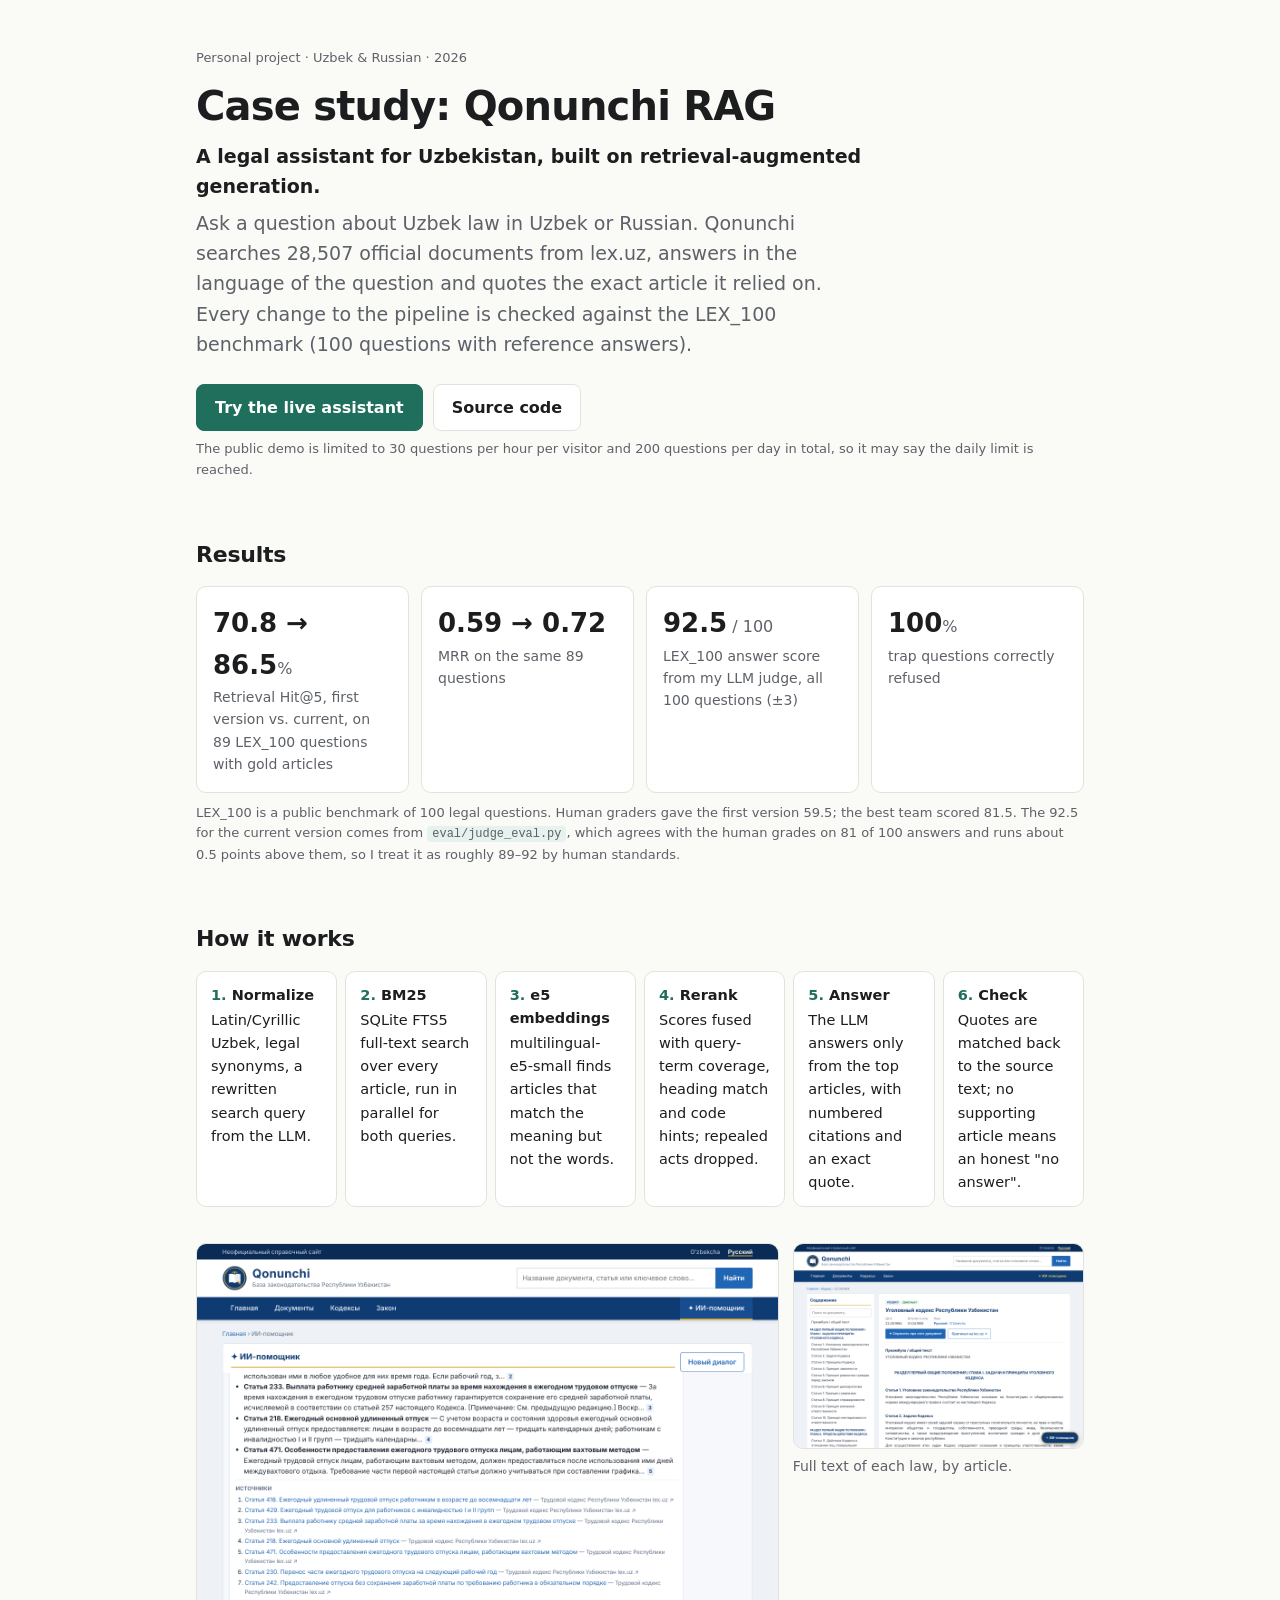
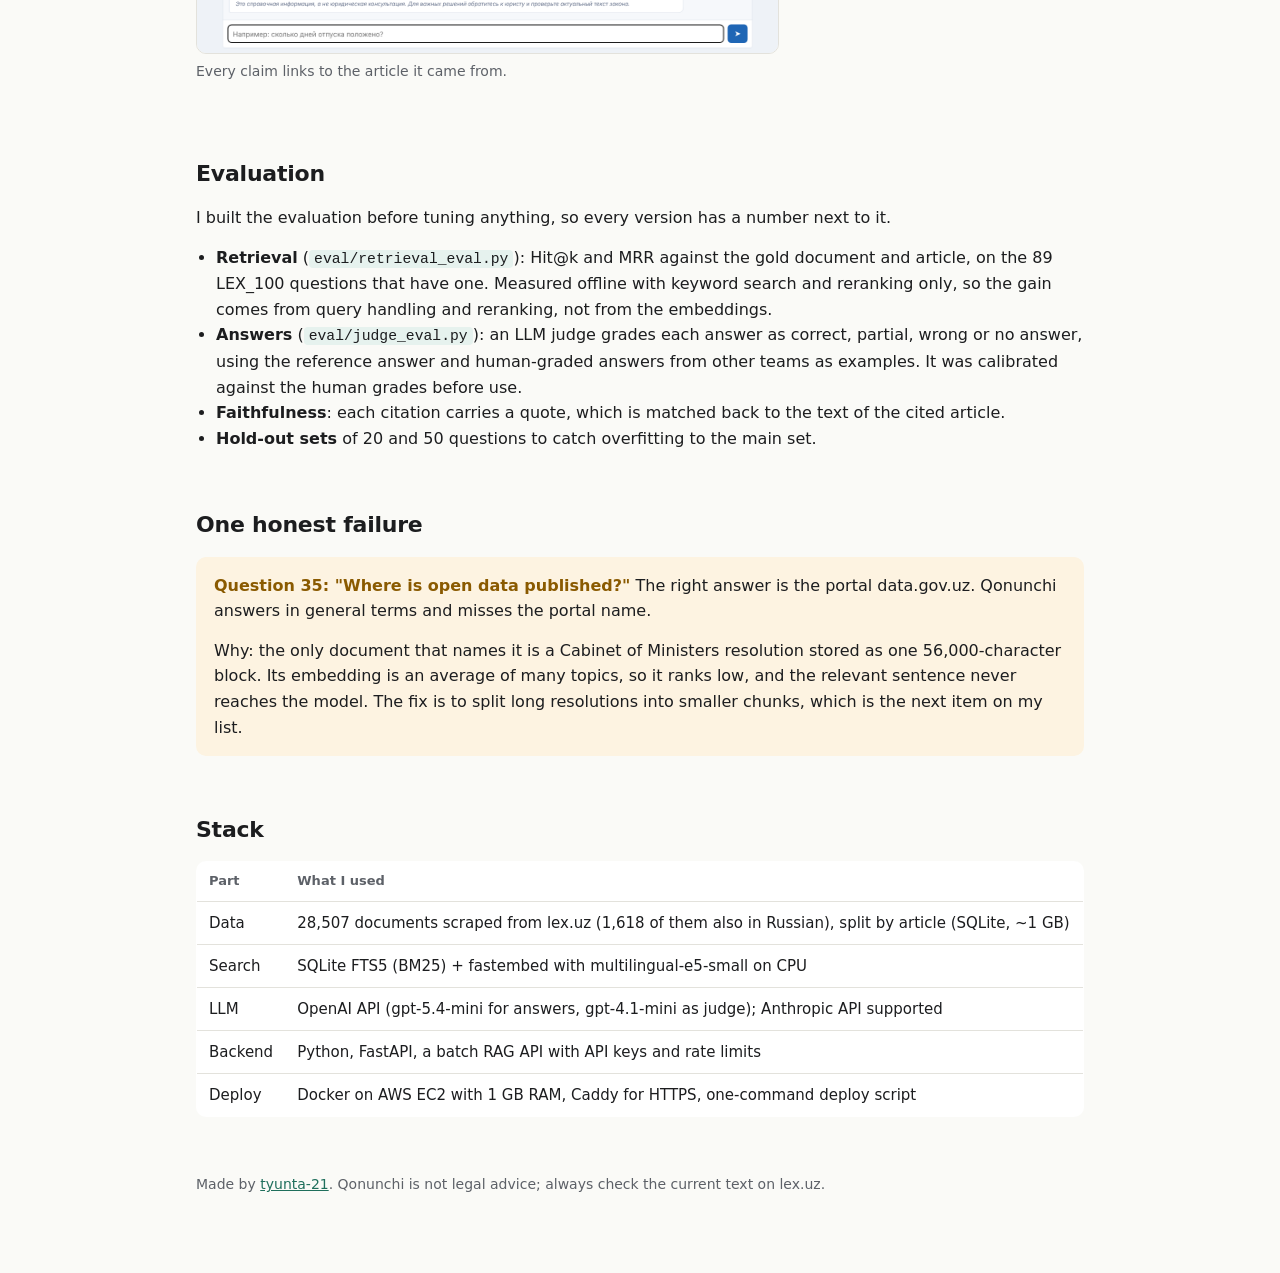
<file: docs/index.html>
<!doctype html>
<html lang="en">
<head>
<meta charset="utf-8">
<meta name="viewport" content="width=device-width, initial-scale=1">
<title>Case study: Qonunchi RAG</title>
<meta name="description" content="Retrieval-augmented assistant over 28,507 legal documents of Uzbekistan, in Uzbek and Russian, with article-level citations and its own evaluation harness.">
<style>
:root{--bg:#fafaf7;--fg:#1c1d1f;--muted:#5d6168;--line:#e3e2dc;--card:#fff;--accent:#1f6f5c;--accent-bg:#e6f2ee;--warn:#8a5a00;--warn-bg:#fdf3e1}
@media (prefers-color-scheme:dark){:root{--bg:#141516;--fg:#ececea;--muted:#a0a4aa;--line:#2c2e31;--card:#1c1d1f;--accent:#5cc2a6;--accent-bg:#183029;--warn:#f0b65a;--warn-bg:#2e2410}}
*{box-sizing:border-box}
body{margin:0;background:var(--bg);color:var(--fg);font:16px/1.6 system-ui,-apple-system,"Segoe UI",Roboto,sans-serif}
main{max-width:920px;margin:0 auto;padding:48px 16px 80px}
h1{font-size:40px;line-height:1.15;margin:0 0 12px;letter-spacing:-.02em}
h2{font-size:22px;margin:56px 0 14px;letter-spacing:-.01em}
p{margin:0 0 14px}
.lead{font-size:19px;color:var(--muted);max-width:680px}
.btns{display:flex;gap:10px;flex-wrap:wrap;margin:24px 0 8px}
.btn{display:inline-block;padding:10px 18px;border-radius:8px;text-decoration:none;font-weight:600;border:1px solid var(--line);color:var(--fg);background:var(--card)}
.btn.primary{background:var(--accent);border-color:var(--accent);color:#fff}
.note{font-size:13px;color:var(--muted)}
.kpis{display:grid;grid-template-columns:repeat(auto-fit,minmax(190px,1fr));gap:12px;margin-top:8px}
.kpi{background:var(--card);border:1px solid var(--line);border-radius:10px;padding:16px}
.kpi .v{font-size:26px;font-weight:700;font-variant-numeric:tabular-nums}
.kpi .v small{font-size:16px;color:var(--muted);font-weight:500}
.kpi .l{font-size:14px;color:var(--muted)}
figure{margin:18px 0}
figure img{width:100%;border:1px solid var(--line);border-radius:10px;display:block;background:var(--card)}
figcaption{font-size:14px;color:var(--muted);margin-top:6px}
.flow{display:grid;grid-template-columns:repeat(auto-fit,minmax(135px,1fr));gap:8px;counter-reset:s}
.step{background:var(--card);border:1px solid var(--line);border-radius:10px;padding:12px 14px;font-size:14.5px}
.step b{display:block;margin-bottom:2px}
.step b::before{counter-increment:s;content:counter(s) ". ";color:var(--accent)}
table{width:100%;border-collapse:collapse;font-size:15px;background:var(--card);border:1px solid var(--line);border-radius:10px;overflow:hidden}
th,td{text-align:left;padding:9px 12px;border-bottom:1px solid var(--line)}
th{font-size:13px;color:var(--muted);font-weight:600}
td.n{font-variant-numeric:tabular-nums;white-space:nowrap}
.tbl{overflow-x:auto}
.fail{background:var(--warn-bg);border-radius:10px;padding:16px 18px}
.fail b{color:var(--warn)}
code{font-family:ui-monospace,Menlo,Consolas,monospace;font-size:.92em;background:var(--accent-bg);padding:1px 5px;border-radius:4px}
ul{padding-left:20px;margin:0 0 14px}
.two{display:grid;grid-template-columns:2fr 1fr;gap:14px;align-items:start}
@media (max-width:640px){h1{font-size:30px}.two{grid-template-columns:1fr}}
footer{margin-top:56px;font-size:14px;color:var(--muted)}
a{color:var(--accent)}
</style>
</head>
<body>
<main>
<p class="note">Personal project · Uzbek & Russian · 2026</p>
<h1>Case study: Qonunchi RAG</h1>
<p class="lead" style="color:var(--fg);margin-bottom:6px"><b>A legal assistant for Uzbekistan, built on retrieval-augmented generation.</b></p>
<p class="lead">Ask a question about Uzbek law in Uzbek or Russian. Qonunchi searches 28,507 official documents from lex.uz, answers in the language of the question and quotes the exact article it relied on. Every change to the pipeline is checked against the LEX_100 benchmark (100 questions with reference answers).</p>
<div class="btns">
  <a class="btn primary" href="https://13-210-103-30.sslip.io/uz/assistant">Try the live assistant</a>
  <a class="btn" href="https://github.com/tyunta-21/qonunchi">Source code</a>
</div>
<p class="note">The public demo is limited to 30 questions per hour per visitor and 200 questions per day in total, so it may say the daily limit is reached.</p>

<h2>Results</h2>
<div class="kpis">
  <div class="kpi"><div class="v">70.8 → 86.5<small>%</small></div><div class="l">Retrieval Hit@5, first version vs. current, on 89 LEX_100 questions with gold articles</div></div>
  <div class="kpi"><div class="v">0.59 → 0.72</div><div class="l">MRR on the same 89 questions</div></div>
  <div class="kpi"><div class="v">92.5<small> / 100</small></div><div class="l">LEX_100 answer score from my LLM judge, all 100 questions (±3)</div></div>
  <div class="kpi"><div class="v">100<small>%</small></div><div class="l">trap questions correctly refused</div></div>
</div>
<p class="note" style="margin-top:10px">LEX_100 is a public benchmark of 100 legal questions. Human graders gave the first version 59.5; the best team scored 81.5. The 92.5 for the current version comes from <code>eval/judge_eval.py</code>, which agrees with the human grades on 81 of 100 answers and runs about 0.5 points above them, so I treat it as roughly 89–92 by human standards.</p>


<h2>How it works</h2>
<div class="flow">
  <div class="step"><b>Normalize</b>Latin/Cyrillic Uzbek, legal synonyms, a rewritten search query from the LLM.</div>
  <div class="step"><b>BM25</b>SQLite FTS5 full-text search over every article, run in parallel for both queries.</div>
  <div class="step"><b>e5 embeddings</b>multilingual-e5-small finds articles that match the meaning but not the words.</div>
  <div class="step"><b>Rerank</b>Scores fused with query-term coverage, heading match and code hints; repealed acts dropped.</div>
  <div class="step"><b>Answer</b>The LLM answers only from the top articles, with numbered citations and an exact quote.</div>
  <div class="step"><b>Check</b>Quotes are matched back to the source text; no supporting article means an honest "no answer".</div>
</div>

<div class="two" style="margin-top:18px">
  <figure><img src="assist2.png" alt="Assistant answering a legal question with citations"><figcaption>Every claim links to the article it came from.</figcaption></figure>
  <figure><img src="doc.png" alt="Document page with articles"><figcaption>Full text of each law, by article.</figcaption></figure>
</div>

<h2>Evaluation</h2>
<p>I built the evaluation before tuning anything, so every version has a number next to it.</p>
<ul>
  <li><b>Retrieval</b> (<code>eval/retrieval_eval.py</code>): Hit@k and MRR against the gold document and article, on the 89 LEX_100 questions that have one. Measured offline with keyword search and reranking only, so the gain comes from query handling and reranking, not from the embeddings.</li>
  <li><b>Answers</b> (<code>eval/judge_eval.py</code>): an LLM judge grades each answer as correct, partial, wrong or no answer, using the reference answer and human-graded answers from other teams as examples. It was calibrated against the human grades before use.</li>
  <li><b>Faithfulness</b>: each citation carries a quote, which is matched back to the text of the cited article.</li>
  <li><b>Hold-out sets</b> of 20 and 50 questions to catch overfitting to the main set.</li>
</ul>

<h2>One honest failure</h2>
<div class="fail">
  <p><b>Question 35: "Where is open data published?"</b> The right answer is the portal data.gov.uz. Qonunchi answers in general terms and misses the portal name.</p>
  <p style="margin:0">Why: the only document that names it is a Cabinet of Ministers resolution stored as one 56,000-character block. Its embedding is an average of many topics, so it ranks low, and the relevant sentence never reaches the model. The fix is to split long resolutions into smaller chunks, which is the next item on my list.</p>
</div>

<h2>Stack</h2>
<div class="tbl"><table>
  <tr><th>Part</th><th>What I used</th></tr>
  <tr><td>Data</td><td>28,507 documents scraped from lex.uz (1,618 of them also in Russian), split by article (SQLite, ~1 GB)</td></tr>
  <tr><td>Search</td><td>SQLite FTS5 (BM25) + fastembed with multilingual-e5-small on CPU</td></tr>
  <tr><td>LLM</td><td>OpenAI API (gpt-5.4-mini for answers, gpt-4.1-mini as judge); Anthropic API supported</td></tr>
  <tr><td>Backend</td><td>Python, FastAPI, a batch RAG API with API keys and rate limits</td></tr>
  <tr><td>Deploy</td><td>Docker on AWS EC2 with 1 GB RAM, Caddy for HTTPS, one-command deploy script</td></tr>
</table></div>

<footer>Made by <a href="https://github.com/tyunta-21">tyunta-21</a>. Qonunchi is not legal advice; always check the current text on lex.uz.</footer>
</main>
</body>
</html>
</file>
